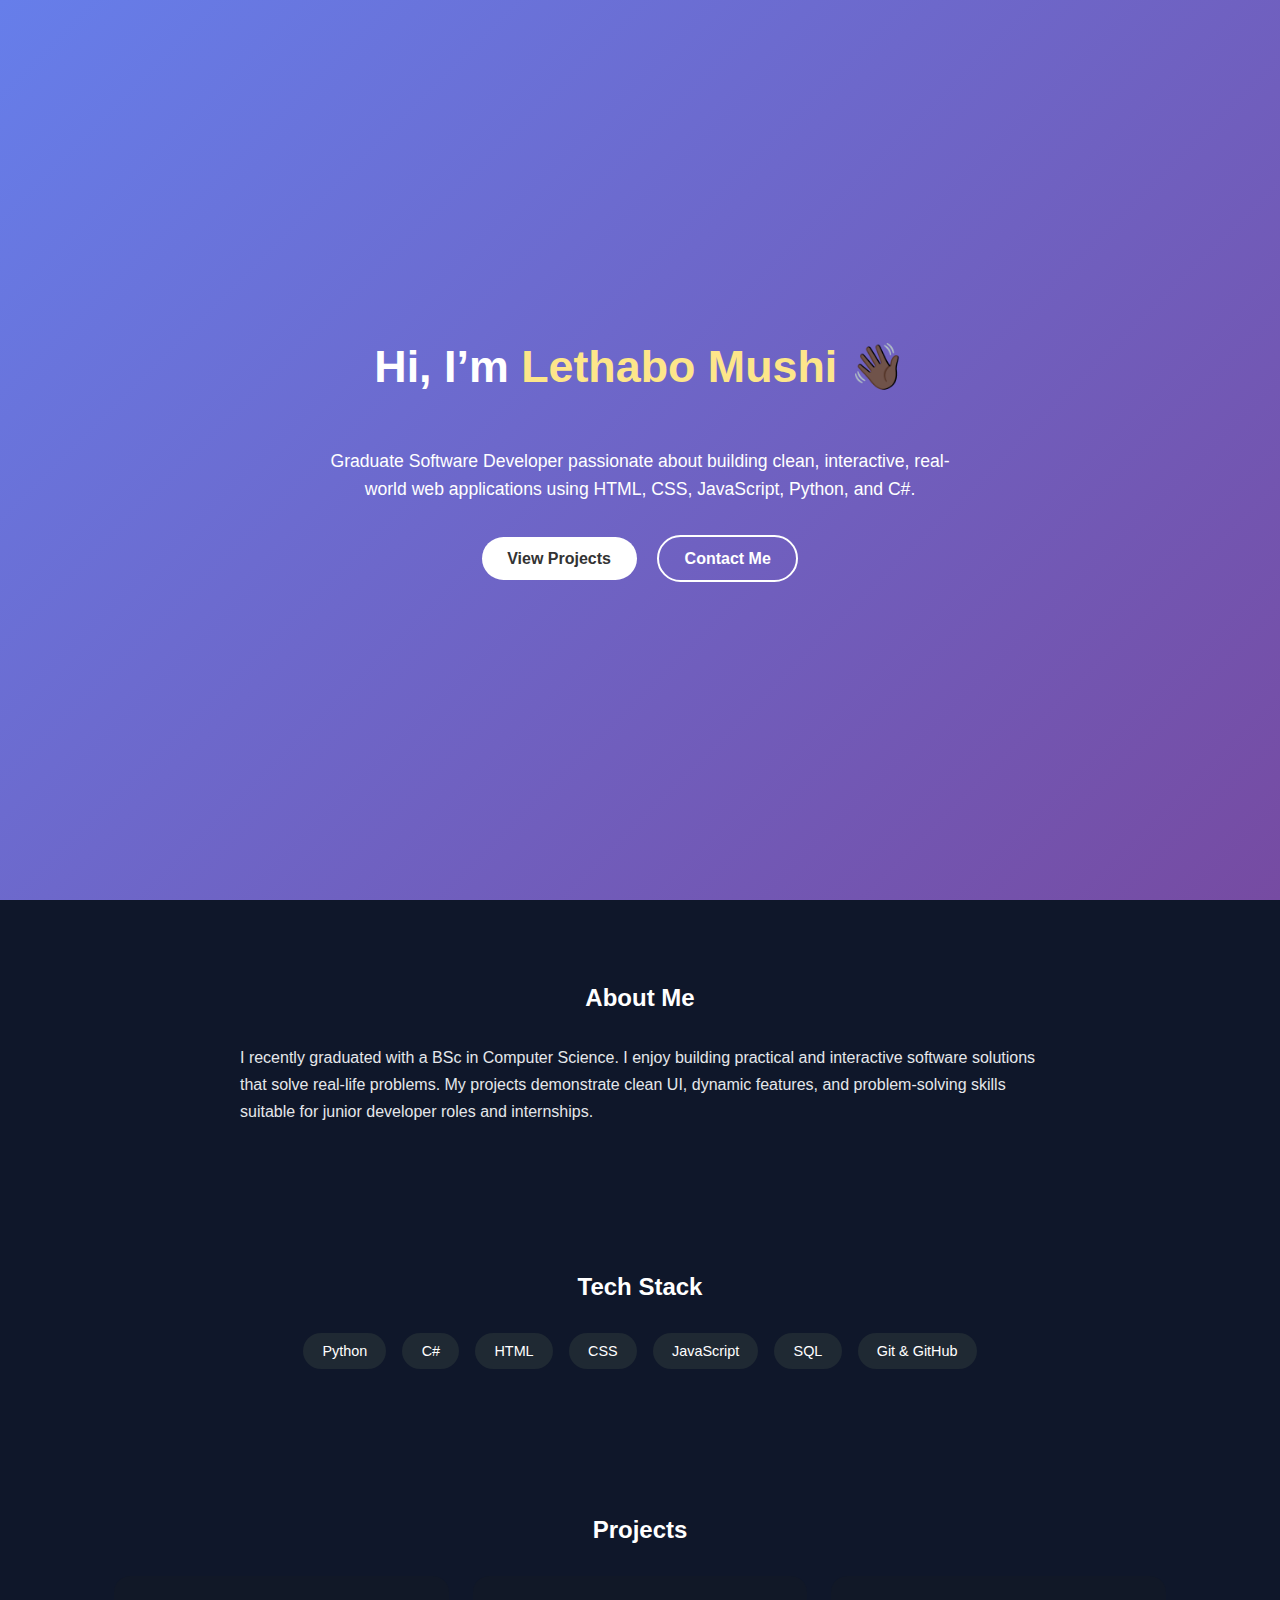
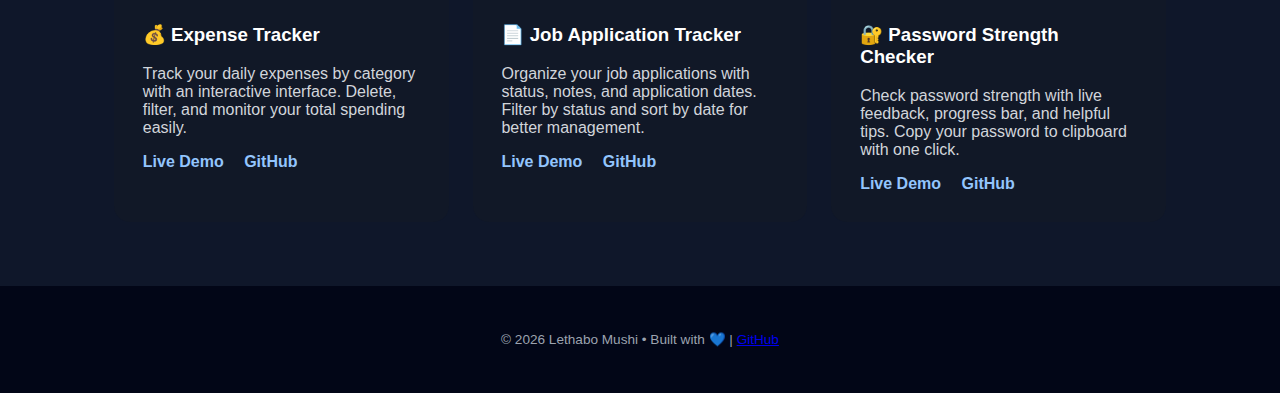
<file: index.html>
<!DOCTYPE html>
<html lang="en">
<head>
  <meta charset="UTF-8" />
  <meta name="viewport" content="width=device-width, initial-scale=1.0" />
  <title>Lethabo Mushi | Software Developer</title>
  <link rel="stylesheet" href="style.css" />
</head>
<body>

  <!-- HERO SECTION -->
  <header class="hero">
    <h1>Hi, I’m <span>Lethabo Mushi</span> 👋🏿</h1>
    <p>
      Graduate Software Developer passionate about building clean,
      interactive, real-world web applications using HTML, CSS, JavaScript, Python, and C#.
    </p>
    <div class="buttons">
      <a href="#projects">View Projects</a>
      <a href="mailto:lethabomushi8@gmail.com" class="outline">Contact Me</a>
    </div>
  </header>

  <!-- ABOUT SECTION -->
  <section class="about">
    <h2>About Me</h2>
    <p>
      I recently graduated with a BSc in Computer Science. I enjoy building practical and interactive software solutions that solve real-life problems.
      My projects demonstrate clean UI, dynamic features, and problem-solving skills suitable for junior developer roles and internships.
    </p>
  </section>

  <!-- SKILLS SECTION -->
  <section class="skills">
    <h2>Tech Stack</h2>
    <div class="skill-list">
      <span>Python</span>
      <span>C#</span>
      <span>HTML</span>
      <span>CSS</span>
      <span>JavaScript</span>
      <span>SQL</span>
      <span>Git & GitHub</span>
    </div>
  </section>

  <!-- PROJECTS SECTION -->
  <section class="projects" id="projects">
    <h2>Projects</h2>
    <div class="project-grid">

      <!-- Expense Tracker -->
      <div class="project-card">
        <h3>💰 Expense Tracker</h3>
        <p>
          Track your daily expenses by category with an interactive interface.
          Delete, filter, and monitor your total spending easily.
        </p>
        <div class="links">
          <a href="/expense-tracker/">Live Demo</a>
          <a href="https://github.com/LeeMandyy19/expense%20tracker">GitHub</a>
        </div>
      </div>

      <!-- Job Application Tracker -->
      <div class="project-card">
        <h3>📄 Job Application Tracker</h3>
        <p>
          Organize your job applications with status, notes, and application dates.
          Filter by status and sort by date for better management.
        </p>
        <div class="links">
          <a href="/job-tracker/">Live Demo</a>
          <a href="https://github.com/LeeMandyy19/job-tracker">GitHub</a>
        </div>
      </div>

      <!-- Password Strength Checker -->
      <div class="project-card">
        <h3>🔐 Password Strength Checker</h3>
        <p>
          Check password strength with live feedback, progress bar, and helpful tips.
          Copy your password to clipboard with one click.
        </p>
        <div class="links">
          <a href="/password-checker/">Live Demo</a>
          <a href="https://github.com/LeeMandyy19/password-checker">GitHub</a>
        </div>
      </div>

    </div>
  </section>

  <!-- FOOTER -->
  <footer>
    <p>© 2026 Lethabo Mushi • Built with 💙 | <a href="https://github.com/LeeMandyy19" target="_blank">GitHub</a></p>
  </footer>

</body>
</html>
</file>
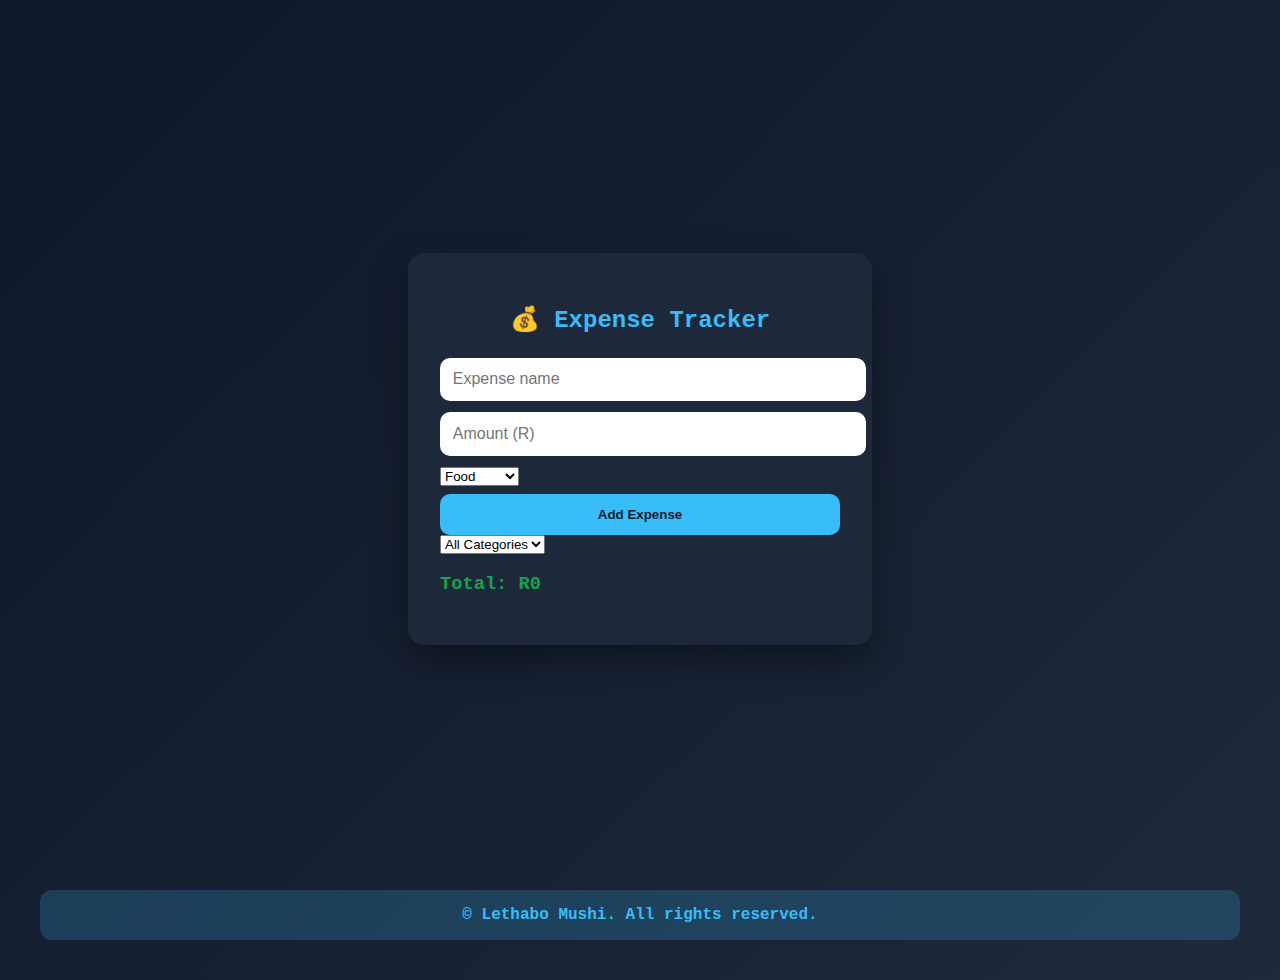
<file: expense tracker/index.html>
<!DOCTYPE html>
<html lang="en">
<head>
  <meta charset="UTF-8">
  <meta name="viewport" content="width=device-width, initial-scale=1.0">
  <title>Expense Tracker</title>
  <link rel="stylesheet" href="style.css">
</head>
<body>

  <div class="card">
    <h2>💰 Expense Tracker</h2>

    <input id="name" placeholder="Expense name">
    <input id="amount" type="number" placeholder="Amount (R)">
    <select id="category">
      <option>Food</option>
      <option>Transport</option>
      <option>Bills</option>
      <option>Other</option>
    </select>

    <button onclick="addExpense()">Add Expense</button>

    <select id="filter" onchange="render()">
      <option value="All">All Categories</option>
      <option>Food</option>
      <option>Transport</option>
      <option>Bills</option>
      <option>Other</option>
    </select>

    <ul id="list"></ul>
    <h3 id="totalText">Total: R<span id="total">0</span></h3>
  </div>
<footer>
  © Lethabo Mushi. All rights reserved.
</footer>
  <script src="script.js"></script>
</body>


</html>
</file>
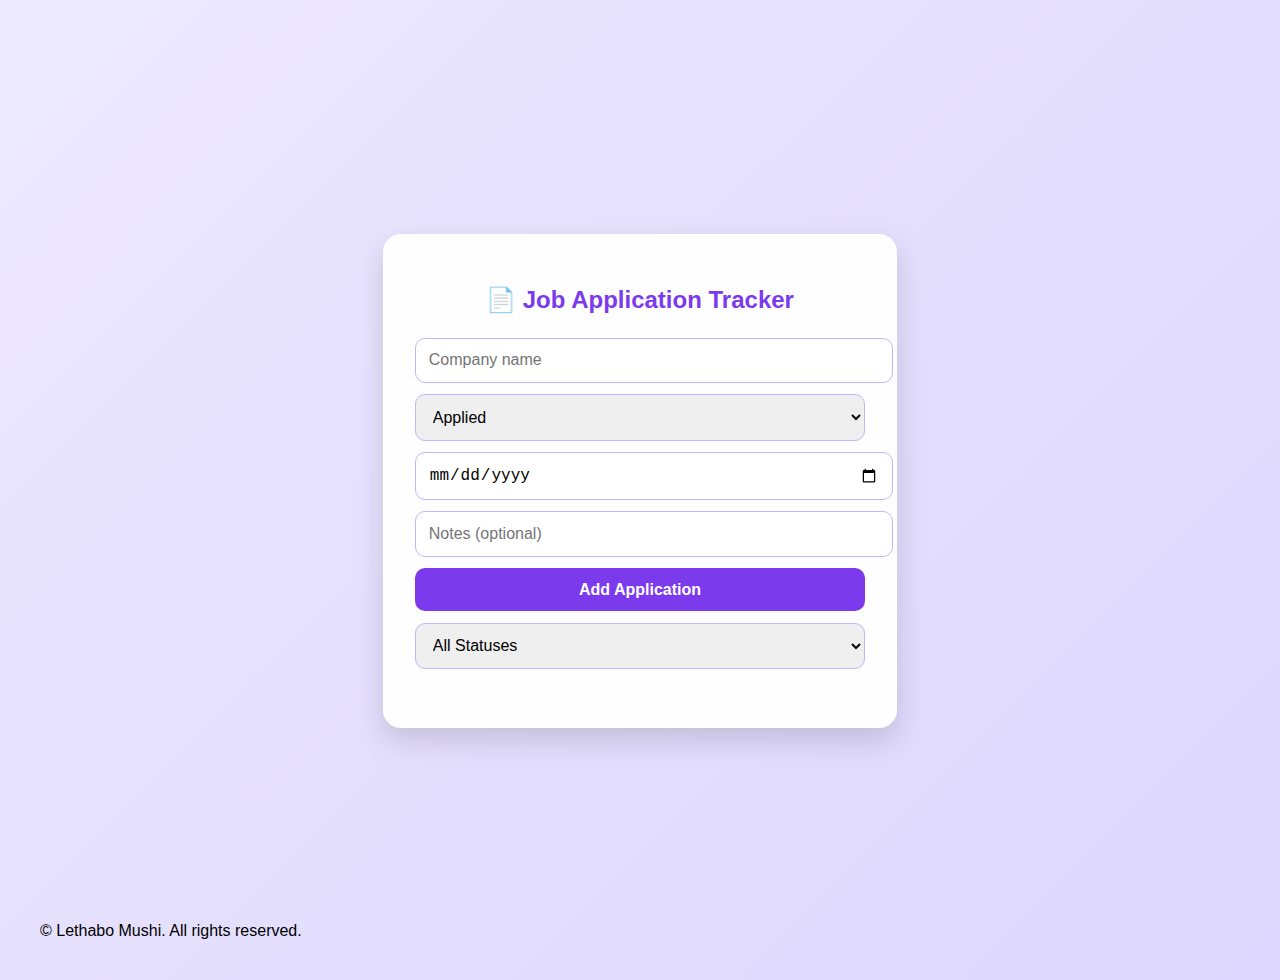
<file: job application tracker/index.html>
<!DOCTYPE html>
<html lang="en">
<head>
  <meta charset="UTF-8">
  <meta name="viewport" content="width=device-width, initial-scale=1.0">
  <title>Job Tracker</title>
  <link rel="stylesheet" href="style.css">
</head>
<body>

  <div class="card">
    <h2>📄 Job Application Tracker</h2>

    <input id="company" placeholder="Company name">
    <select id="status">
      <option>Applied</option>
      <option>Interview</option>
      <option>Rejected</option>
    </select>
    <input type="date" id="date" placeholder="Application date">
    <input id="notes" placeholder="Notes (optional)">

    <button onclick="addJob()">Add Application</button>

    <select id="filter" onchange="render()">
      <option value="All">All Statuses</option>
      <option>Applied</option>
      <option>Interview</option>
      <option>Rejected</option>
    </select>

    <ul id="jobs"></ul>
  </div>

  <script src="script.js"></script>
</body>
<footer>
  © Lethabo Mushi. All rights reserved.
</footer>

</html>
</file>
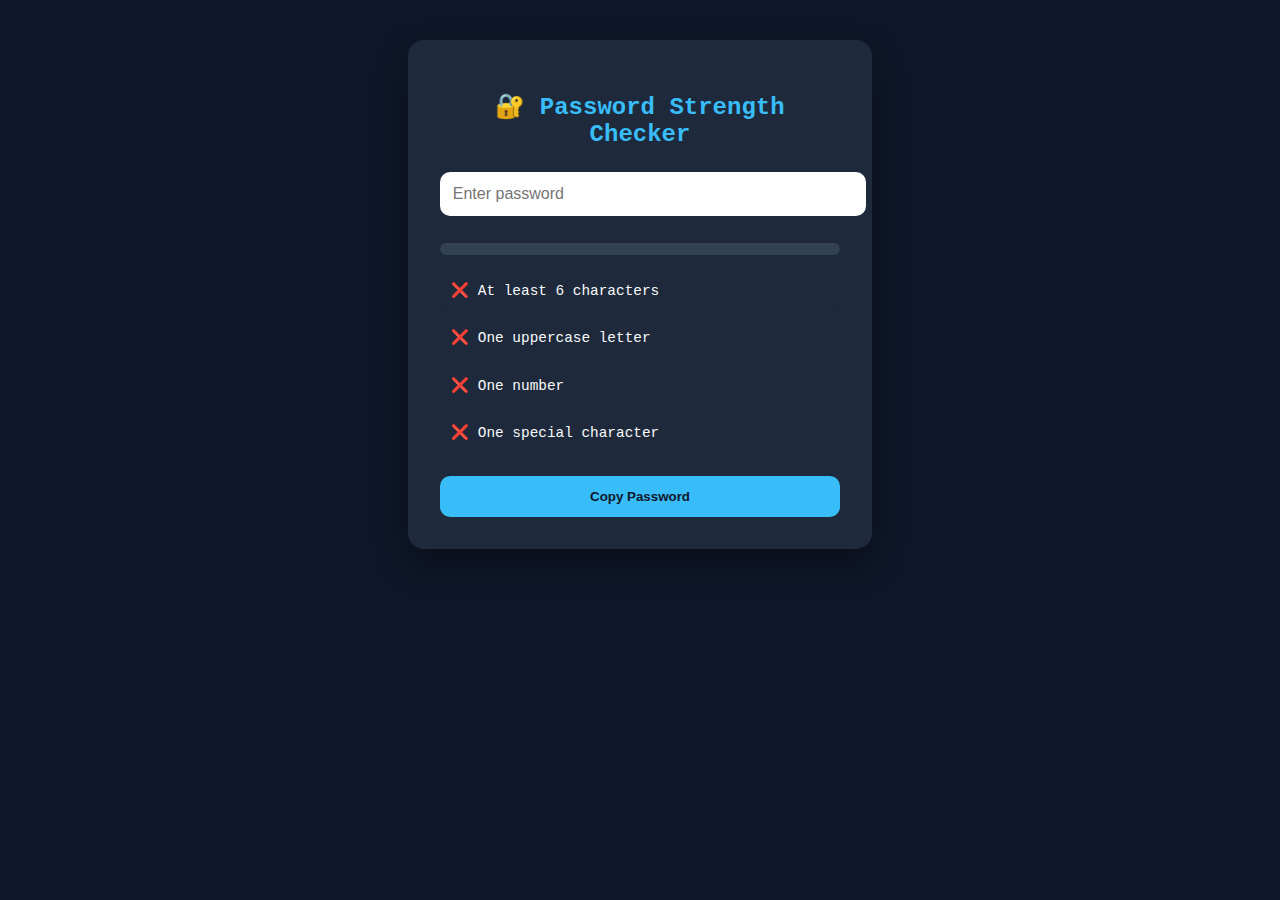
<file: password-checker/index.html>
<!DOCTYPE html>
<html lang="en">
<head>
  <meta charset="UTF-8">
  <meta name="viewport" content="width=device-width, initial-scale=1.0">
  <title>Password Strength Checker</title>
  <link rel="stylesheet" href="style.css">
</head>
<body>

  <div class="card">
    <h2>🔐 Password Strength Checker</h2>

    <input type="password" id="password" placeholder="Enter password">
    <div class="bar"><div id="strength"></div></div>

    <ul>
      <li id="len">❌ At least 6 characters</li>
      <li id="upper">❌ One uppercase letter</li>
      <li id="num">❌ One number</li>
      <li id="special">❌ One special character</li>
    </ul>

    <button id="copyBtn">Copy Password</button>
  </div>

  <script src="script.js"></script>
</body>



</html>
</file>
<file: style.css>
* {
  box-sizing: border-box;
  font-family: 'Segoe UI', Tahoma, sans-serif;
}

body {
  margin: 0;
  background: #0f172a;
  color: white;
}

/* HERO */
.hero {
  min-height: 100vh;
  background: linear-gradient(135deg, #667eea, #764ba2);
  display: flex;
  flex-direction: column;
  justify-content: center;
  padding: 3rem 1.5rem;
  text-align: center;
}

.hero h1 {
  font-size: 2.8rem;
}

.hero span {
  color: #fde68a;
}

.hero p {
  max-width: 650px;
  margin: 1.5rem auto;
  font-size: 1.1rem;
  line-height: 1.6;
}

.buttons a {
  text-decoration: none;
  padding: 0.8rem 1.6rem;
  border-radius: 30px;
  margin: 0.5rem;
  font-weight: bold;
  display: inline-block;
}

.buttons a:first-child {
  background: white;
  color: #333;
}

.buttons .outline {
  border: 2px solid white;
  color: white;
}

/* SECTIONS */
section {
  padding: 4rem 1.5rem;
  max-width: 1100px;
  margin: auto;
}

h2 {
  text-align: center;
  margin-bottom: 2rem;
}

/* ABOUT */
.about p {
  max-width: 800px;
  margin: auto;
  line-height: 1.7;
  color: #e5e7eb;
}

/* SKILLS */
.skill-list {
  display: flex;
  flex-wrap: wrap;
  justify-content: center;
  gap: 1rem;
}

.skill-list span {
  background: #1f2933;
  padding: 0.6rem 1.2rem;
  border-radius: 20px;
  font-size: 0.9rem;
}

/* PROJECTS */
.project-grid {
  display: grid;
  grid-template-columns: repeat(auto-fit, minmax(260px, 1fr));
  gap: 1.5rem;
}

.project-card {
  background: #111827;
  padding: 1.8rem;
  border-radius: 16px;
  transition: transform 0.3s, box-shadow 0.3s;
}

.project-card:hover {
  transform: translateY(-8px);
  box-shadow: 0 20px 40px rgba(0,0,0,0.5);
}

.project-card p {
  color: #d1d5db;
}

.links {
  margin-top: 1rem;
}

.links a {
  margin-right: 1rem;
  color: #93c5fd;
  text-decoration: none;
  font-weight: bold;
}

/* FOOTER */
footer {
  text-align: center;
  padding: 2rem;
  font-size: 0.85rem;
  background: #020617;
  color: #9ca3af;
}
</file>
<file: expense tracker/style.css>
/* Password Strength Checker CSS */
body {
  background: linear-gradient(135deg, #0f172a, #1e293b);
  font-family: 'Courier New', monospace;
  display: flex;
  justify-content: center;
  padding: 2rem;
  min-height: 100vh;
  flex-direction: column;
  color: #f8fafc;
}

.card {
  background: rgba(30, 41, 59, 0.95);
  border-radius: 16px;
  padding: 2rem;
  max-width: 400px;
  width: 100%;
  box-shadow: 0 15px 35px rgba(0,0,0,0.4);
  transition: transform 0.3s;
  margin: auto;
}

.card:hover {
  transform: translateY(-5px);
}

h2 {
  text-align: center;
  color: #38bdf8;
  margin-bottom: 1.5rem;
}

input {
  width: 100%;
  padding: 0.8rem;
  margin-bottom: 0.7rem;
  border-radius: 10px;
  border: none;
  font-size: 1rem;
}

button {
  width: 100%;
  padding: 0.8rem;
  border-radius: 10px;
  border: none;
  background: #38bdf8;
  color: #0f172a;
  font-weight: bold;
  cursor: pointer;
  margin-top: 0.5rem;
  transition: background 0.3s;
}

button:hover {
  background: #0ea5e9;
}

.bar {
  height: 12px;
  background: #334155;
  border-radius: 6px;
  margin: 1rem 0;
  overflow: hidden;
}

#strength {
  height: 100%;
  width: 0%;
  background: red;
  border-radius: 6px;
  transition: width 0.3s, background 0.3s;
}

ul {
  list-style: none;
  padding: 0;
  margin-top: 1rem;
}

li {
  background: rgba(30, 41, 59, 0.7);
  margin-bottom: 0.5rem;
  padding: 0.7rem;
  border-radius: 8px;
  font-size: 0.9rem;
}

/* Footer */
footer {
  text-align: center;
  margin-top: 2rem;
  padding: 1rem;
  background: rgba(56, 189, 248, 0.2);
  border-radius: 12px;
  color: #38bdf8;
  font-weight: bold;
}
</file>
<file: job application tracker/style.css>
/* Job Tracker CSS — Light Purple Theme */
body {
  background: linear-gradient(135deg, #ede9fe, #ddd6fe); /* soft light purple gradient */
  font-family: 'Roboto', sans-serif;
  display: flex;
  justify-content: center;
  padding: 2rem;
  min-height: 100vh;
  flex-direction: column;
}

.card {
  background: rgba(255, 255, 255, 0.95);
  border-radius: 18px;
  padding: 2rem;
  max-width: 450px;
  width: 100%;
  box-shadow: 0 12px 30px rgba(0,0,0,0.15);
  transition: transform 0.3s;
  margin: auto;
}

.card:hover {
  transform: translateY(-5px);
}

h2 {
  text-align: center;
  color: #7c3aed; /* purple-600 */
  margin-bottom: 1.5rem;
}

input, select, button {
  width: 100%;
  padding: 0.8rem;
  margin-bottom: 0.7rem;
  border-radius: 10px;
  border: 1px solid #c4b5fd; /* purple-300 */
  font-size: 1rem;
}

button {
  background: #7c3aed; /* purple-600 */
  color: white;
  font-weight: bold;
  cursor: pointer;
  border: none;
  transition: background 0.3s;
}

button:hover {
  background: #6d28d9; /* purple-7*
</file>
<file: password-checker/style.css>
/* Password Strength Checker CSS */
body {
  background: #0f172a;
  font-family: 'Courier New', monospace;
  display: flex;
  justify-content: center;
  padding: 2rem;
  color: #f8fafc;
}

.card {
  background: #1e293b;
  border-radius: 16px;
  padding: 2rem;
  max-width: 400px;
  width: 100%;
  box-shadow: 0 15px 35px rgba(0,0,0,0.4);
  transition: transform 0.3s;
}

.card:hover {
  transform: translateY(-5px);
}

h2 {
  text-align: center;
  color: #38bdf8;
  margin-bottom: 1.5rem;
}

input {
  width: 100%;
  padding: 0.8rem;
  margin-bottom: 0.7rem;
  border-radius: 10px;
  border: none;
  font-size: 1rem;
}

button {
  width: 100%;
  padding: 0.8rem;
  border-radius: 10px;
  border: none;
  background: #38bdf8;
  color: #0f172a;
  font-weight: bold;
  cursor: pointer;
  margin-top: 0.5rem;
  transition: background 0.3s;
}

button:hover {
  background: #0ea5e9;
}

.bar {
  height: 12px;
  background: #334155;
  border-radius: 6px;
  margin: 1rem 0;
  overflow: hidden;
}

#strength {
  height: 100%;
  width: 0%;
  background: red;
  border-radius: 6px;
  transition: width 0.3s, background 0.3s;
}

ul {
  list-style: none;
  padding: 0;
  margin-top: 1rem;
}

li {
  background: #1e293b;
  margin-bottom: 0.5rem;
  padding: 0.7rem;
  border-radius: 8px;
  font-size: 0.9rem;
}
</file>
